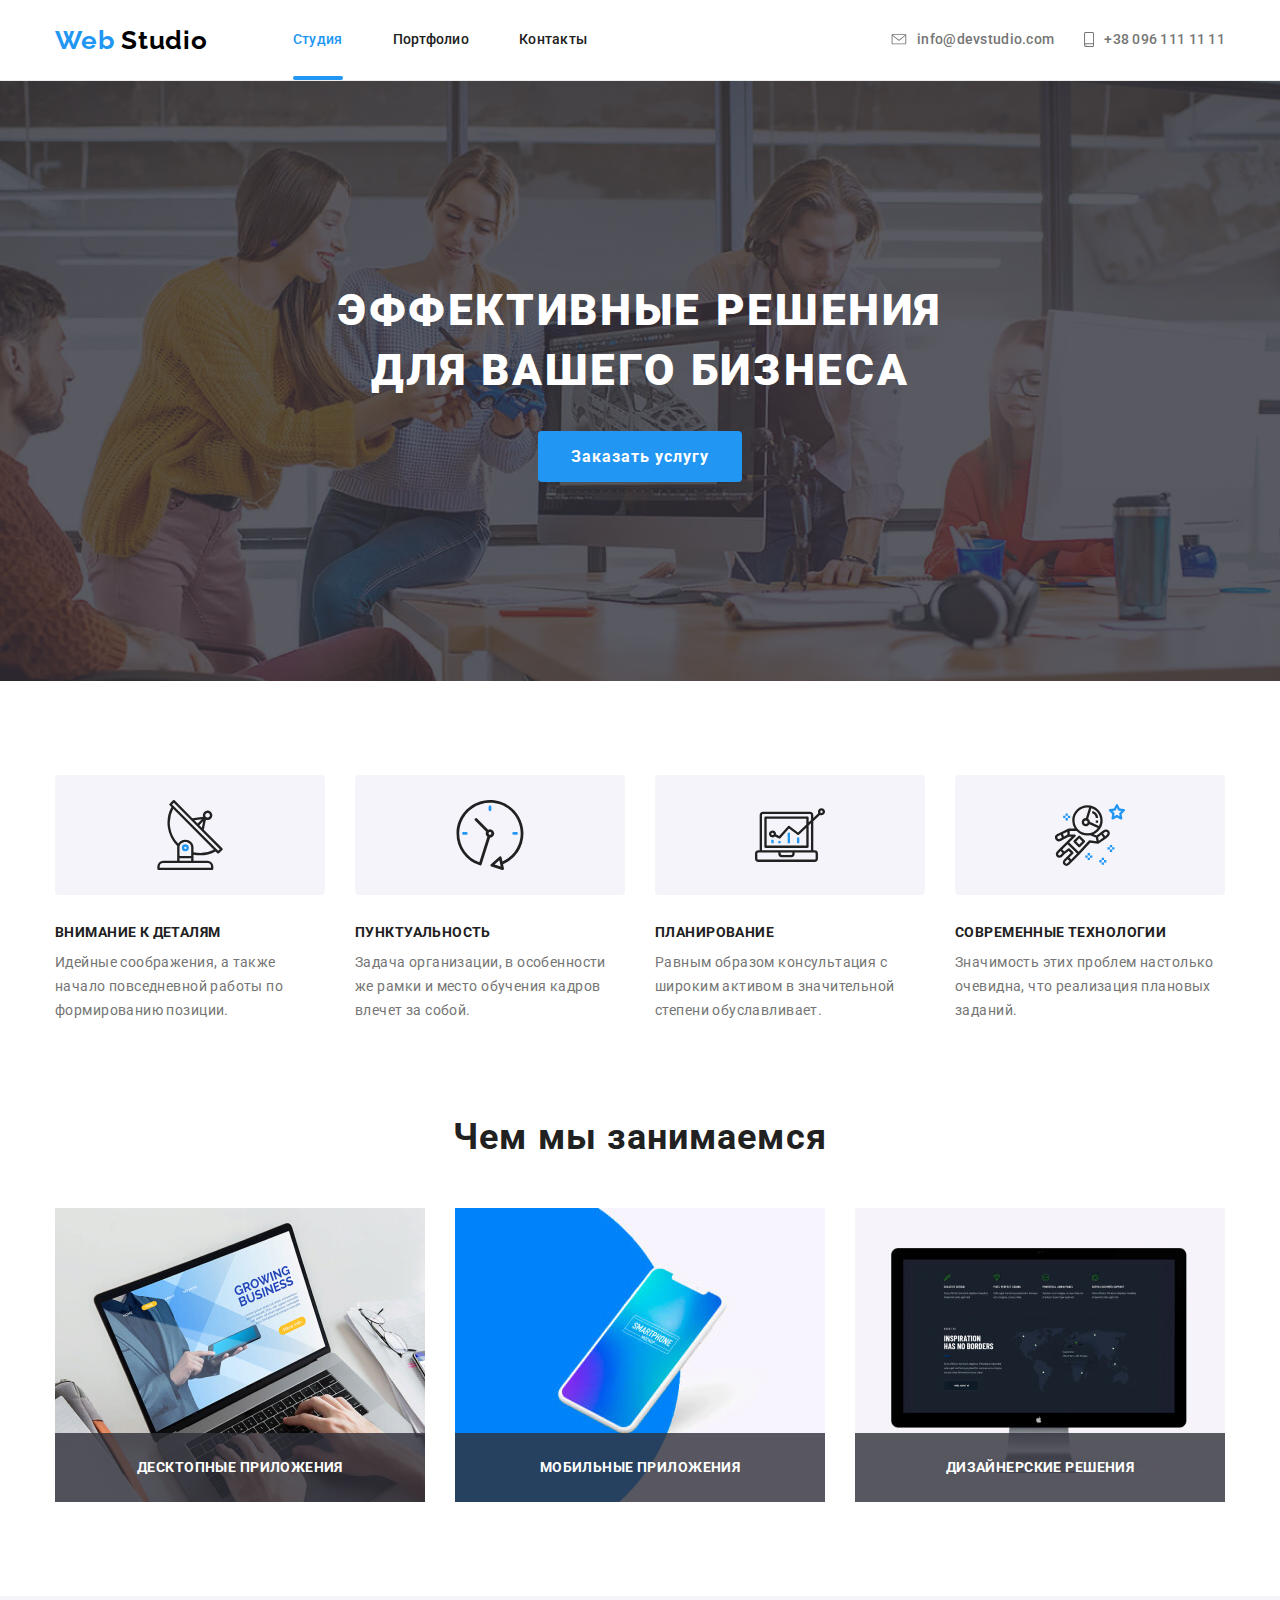
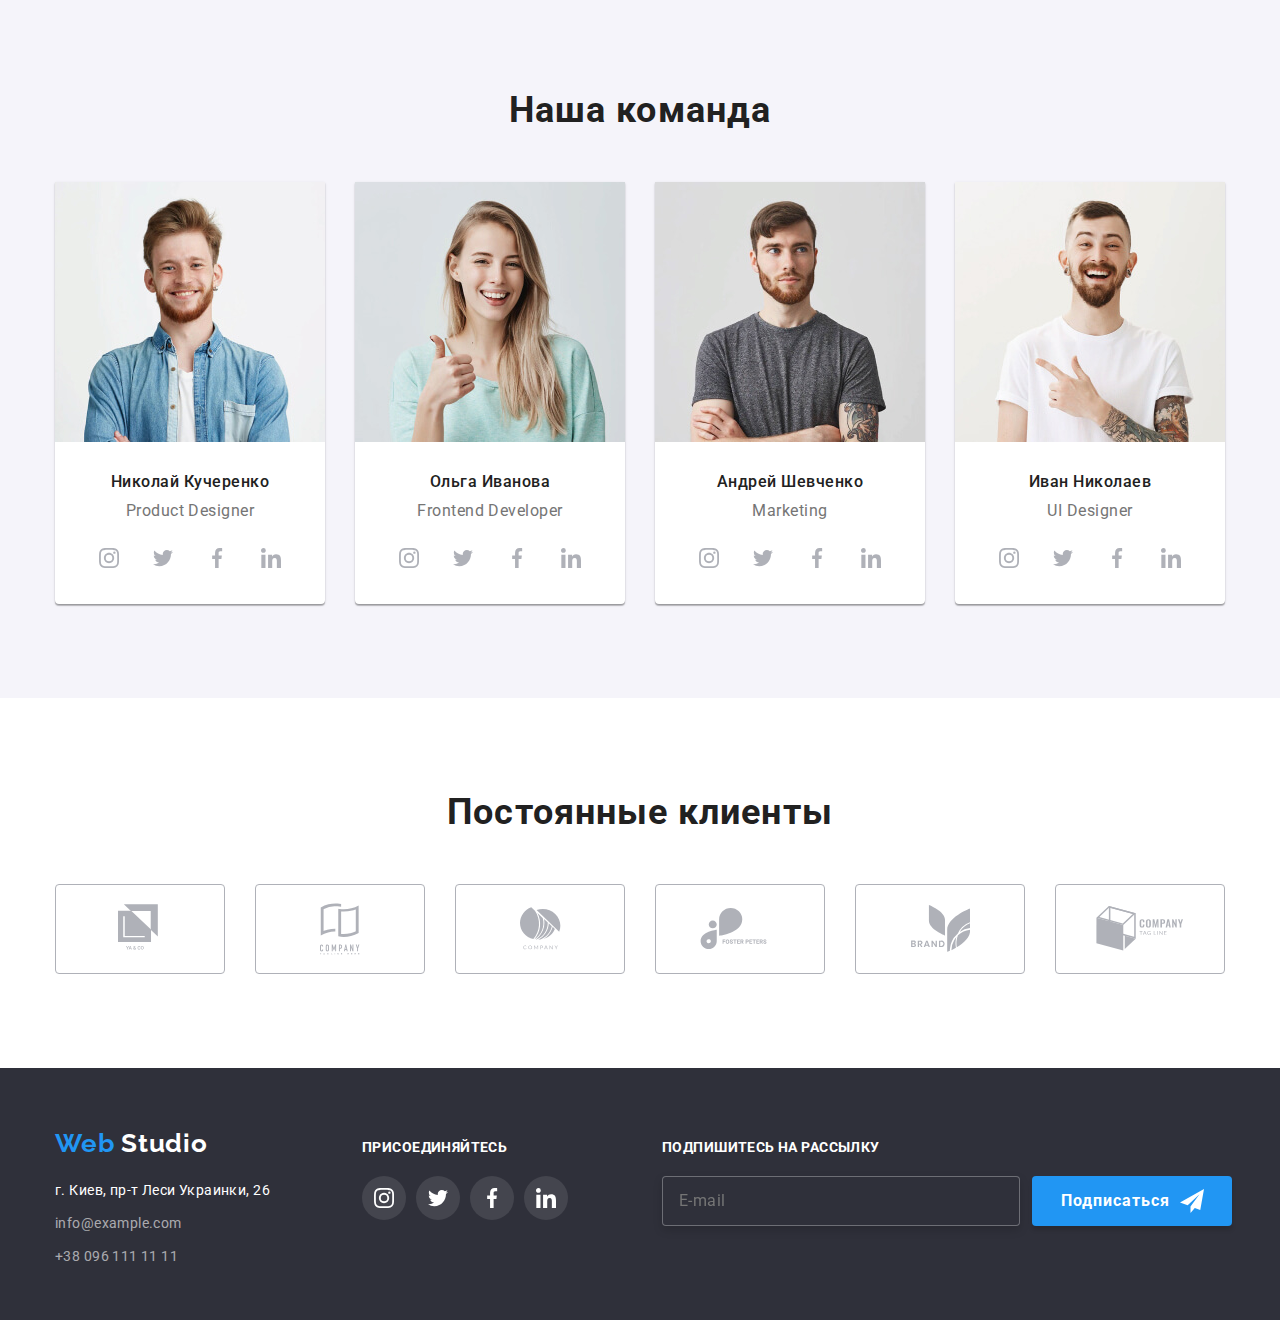
<file: index.html>
<!DOCTYPE html>
<html lang="ru">
  <head>
    <meta charset="UTF-8" />
    <meta name="viewport" content="width=device-width, initial-scale=1.0" />
    <title lang="en">Web Studio</title>
    <link
      href="https://fonts.googleapis.com/css2?family=Raleway:wght@700&family=Roboto:wght@400;500;700;900&display=swap"
      rel="stylesheet"
    />
    <link rel="stylesheet" href="./css/main.min.css" />
  </head>
  <body>
    <!-- ШАПКА САЙТА-->
    <header class="header">
      <div class="container">
        <nav class="navigation">
          <a class="logo link" href="./index.html" aria-label="Логотип">
            <span class="logo-web" lang="en">Web</span> Studio
          </a>
          <ul class="navigation-list list">
            <li class="navigation-list-item">
              <a class="navigation-list-link current link" href="./index.html"
                >Студия</a
              >
            </li>
            <li class="navigation-list-item">
              <a class="navigation-list-link link" href="./portfolio.html"
                >Портфолио</a
              >
            </li>
            <li class="navigation-list-item">
              <a class="navigation-list-link link" href="">Контакты</a>
            </li>
          </ul>
        </nav>
        <div class="header-address">
          <address class="address list">
            <ul class="address-list list">
              <li class="address-list-item">
                <a
                  class="address-list-item-link link"
                  href="mailto:info@devstudio.com"
                >
                  <svg class="icon-envelope-header" width="16" height="11">
                    <use href="./images/sprite.svg#icon-envelope"></use>
                  </svg>
                  info@devstudio.com
                </a>
              </li>
              <li class="address-list-item">
                <a class="address-list-item-link link" href="tel:+380961111111">
                  <svg class="icon-vector-header" width="10" height="15">
                    <use href="./images/sprite.svg#icon-smartphone"></use>
                  </svg>
                  +38 096 111 11 11
                </a>
              </li>
            </ul>
          </address>
        </div>
      </div>
    </header>
    <main>
      <!--HERO секция-->
      <section class="hero">
        <h1 class="hero-title">Эффективные решения <br />для вашего бизнеса</h1>
        <button class="hero-button" type="button" data-modal-open>
          Заказать услугу
        </button>
      </section>

      <!--О НАС-->
      <section class="section">
        <div class="container">
          <h2 hidden>О НАС</h2>
          <ul class="us-list list">
            <li class="us-list-item">
              <div class="us-list-icon">
                <svg class="us-list-icon-svg">
                  <use href="./images/sprite.svg#icon-antenna"></use>
                </svg>
              </div>
              <h3 class="description">Внимание к деталям</h3>
              <p class="text">
                Идейные соображения, а также начало повседневной работы по
                формированию позиции.
              </p>
            </li>
            <li class="us-list-item">
              <div class="us-list-icon">
                <svg class="us-list-icon-svg">
                  <use href="./images/sprite.svg#icon-clock"></use>
                </svg>
              </div>
              <h3 class="description">Пунктуальность</h3>
              <p class="text">
                Задача организации, в особенности же рамки и место обучения
                кадров влечет за собой.
              </p>
            </li>
            <li class="us-list-item">
              <div class="us-list-icon">
                <svg class="us-list-icon-svg">
                  <use href="./images/sprite.svg#icon-diagram"></use>
                </svg>
              </div>
              <h3 class="description">Планирование</h3>
              <p class="text">
                Равным образом консультация с широким активом в значительной
                степени обуславливает.
              </p>
            </li>
            <li class="us-list-item">
              <div class="us-list-icon">
                <svg class="us-list-icon-svg">
                  <use href="./images/sprite.svg#icon-astronaut"></use>
                </svg>
              </div>
              <h3 class="description">Современные технологии</h3>
              <p class="text">
                Значимость этих проблем настолько очевидна, что реализация
                плановых заданий.
              </p>
            </li>
          </ul>
        </div>
      </section>

      <!--ЧЕМ МЫ ЗАНИМАЕМСЯ-->
      <section class="what">
        <div class="container">
          <h2 class="section-title">Чем мы занимаемся</h2>
          <ul class="we-do list">
            <li class="we-title">
              <img
                src="./images/img.jpg"
                alt="ноутбук"
                width="370"
                height="294"
              />
              <p class="text-title">Десктопные приложения</p>
            </li>
            <li class="we-title">
              <img
                src="./images/img-1.jpg"
                alt="мобильный телефон"
                width="370"
                height="294"
              />
              <p class="text-title">Мобильные приложения</p>
            </li>
            <li class="we-title">
              <img
                src="./images/img-2.jpg"
                alt="экран ноутбука"
                width="370"
                height="294"
              />
              <p class="text-title">Дизайнерские решения</p>
            </li>
          </ul>
        </div>
      </section>

      <!--НАША КОМАНДА-->
      <section class="comand section">
        <div class="container">
          <h2 class="section-title">Наша команда</h2>
          <ul class="comand-list list">
            <li class="comand-list-item">
              <img
                class="comand-list-item-img"
                src="./images/team1.jpg"
                alt="парень"
                width="270"
                height="260"
              />
              <h3 class="team-title">Николай Кучеренко</h3>
              <p class="team-text">Product Designer</p>
              <ul class="social list">
                <li class="social-list-item">
                  <a
                    class="social-list-item-link"
                    href=""
                    aria-label="иконка инстаграма"
                  >
                    <svg class="icon-social-list-item">
                      <use href="./images/sprite.svg#icon-instagram"></use>
                    </svg>
                  </a>
                </li>
                <li class="social-list-item">
                  <a
                    class="social-list-item-link"
                    href=""
                    aria-label="иконка твиттера"
                  >
                    <svg class="icon-social-list-item">
                      <use href="./images/sprite.svg#icon-twitter"></use>
                    </svg>
                  </a>
                </li>
                <li class="social-list-item">
                  <a
                    class="social-list-item-link"
                    href=""
                    aria-label="иконка фейсбука"
                  >
                    <svg class="icon-social-list-item">
                      <use href="./images/sprite.svg#icon-facebook"></use>
                    </svg>
                  </a>
                </li>
                <li class="social-list-item">
                  <a
                    class="social-list-item-link"
                    href=""
                    aria-label="иконка линкедина"
                  >
                    <svg class="icon-social-list-item">
                      <use href="./images/sprite.svg#icon-linkedin"></use>
                    </svg>
                  </a>
                </li>
              </ul>
            </li>
            <li class="comand-list-item">
              <img
                class="comand-list-item-img"
                src="./images/team2.jpg"
                alt="девушка"
                width="270"
                height="260"
              />
              <h3 class="team-title">Ольга Иванова</h3>
              <p class="team-text" lang="en">Frontend Developer</p>
              <ul class="social list">
                <li class="social-list-item">
                  <a
                    class="social-list-item-link"
                    href=""
                    aria-label="иконка инстаграма"
                  >
                    <svg class="icon-social-list-item">
                      <use href="./images/sprite.svg#icon-instagram"></use>
                    </svg>
                  </a>
                </li>
                <li class="social-list-item">
                  <a
                    class="social-list-item-link"
                    href=""
                    aria-label="иконка твиттера"
                  >
                    <svg class="icon-social-list-item">
                      <use href="./images/sprite.svg#icon-twitter"></use>
                    </svg>
                  </a>
                </li>
                <li class="social-list-item">
                  <a
                    class="social-list-item-link"
                    href=""
                    aria-label="иконка фейсбука"
                  >
                    <svg class="icon-social-list-item">
                      <use href="./images/sprite.svg#icon-facebook"></use>
                    </svg>
                  </a>
                </li>
                <li class="social-list-item">
                  <a
                    class="social-list-item-link"
                    href=""
                    aria-label="иконка линкедина"
                  >
                    <svg class="icon-social-list-item">
                      <use href="./images/sprite.svg#icon-linkedin"></use>
                    </svg>
                  </a>
                </li>
              </ul>
            </li>
            <li class="comand-list-item">
              <img
                class="comand-list-item-img"
                src="./images/team3.jpg"
                alt="парень"
                width="270"
                height="260"
              />
              <h3 class="team-title">Андрей Шевченко</h3>
              <p class="team-text" lang="en">Marketing</p>
              <ul class="social list">
                <li class="social-list-item">
                  <a
                    class="social-list-item-link"
                    href=""
                    aria-label="иконка инстаграма"
                  >
                    <svg class="icon-social-list-item">
                      <use href="./images/sprite.svg#icon-instagram"></use>
                    </svg>
                  </a>
                </li>
                <li class="social-list-item">
                  <a
                    class="social-list-item-link"
                    href=""
                    aria-label="иконка твиттера"
                  >
                    <svg class="icon-social-list-item">
                      <use href="./images/sprite.svg#icon-twitter"></use>
                    </svg>
                  </a>
                </li>
                <li class="social-list-item">
                  <a
                    class="social-list-item-link"
                    href=""
                    aria-label="иконка фейсбука"
                  >
                    <svg class="icon-social-list-item">
                      <use href="./images/sprite.svg#icon-facebook"></use>
                    </svg>
                  </a>
                </li>
                <li class="social-list-item">
                  <a
                    class="social-list-item-link"
                    href=""
                    aria-label="иконка линкедина"
                  >
                    <svg class="icon-social-list-item">
                      <use href="./images/sprite.svg#icon-linkedin"></use>
                    </svg>
                  </a>
                </li>
              </ul>
            </li>
            <li class="comand-list-item">
              <img
                class="comand-list-item-img"
                src="./images/team4.jpg"
                alt="парень"
                width="270"
                height="260"
              />
              <h3 class="team-title">Иван Николаев</h3>
              <p class="team-text" lang="en">UI Designer</p>
              <ul class="social list">
                <li class="social-list-item">
                  <a
                    class="social-list-item-link"
                    href=""
                    aria-label="иконка инстаграма"
                  >
                    <svg class="icon-social-list-item">
                      <use href="./images/sprite.svg#icon-instagram"></use>
                    </svg>
                  </a>
                </li>
                <li class="social-list-item">
                  <a
                    class="social-list-item-link"
                    href=""
                    aria-label="иконка твиттера"
                  >
                    <svg class="icon-social-list-item">
                      <use href="./images/sprite.svg#icon-twitter"></use>
                    </svg>
                  </a>
                </li>
                <li class="social-list-item">
                  <a
                    class="social-list-item-link"
                    href=""
                    aria-label="иконка фейсбука"
                  >
                    <svg class="icon-social-list-item">
                      <use href="./images/sprite.svg#icon-facebook"></use>
                    </svg>
                  </a>
                </li>
                <li class="social-list-item">
                  <a
                    class="social-list-item-link"
                    href=""
                    aria-label="иконка линкедина"
                  >
                    <svg class="icon-social-list-item">
                      <use href="./images/sprite.svg#icon-linkedin"></use>
                    </svg>
                  </a>
                </li>
              </ul>
            </li>
          </ul>
        </div>
      </section>

      <!--Постоянные клиенты-->
      <section class="clients section">
        <div class="container">
          <h2 class="client section-title">Постоянные клиенты</h2>
          <ul class="client-list list">
            <li class="client-list-item">
              <a class="client-link" href="">
                <svg class="client-link-svg" width="44" height="49">
                  <use href="./images/sprite.svg#icon-client1"></use>
                </svg>
              </a>
            </li>
            <li class="client-list-item">
              <a class="client-link" href="">
                <svg class="client-link-svg" width="40" height="52">
                  <use href="./images/sprite.svg#icon-client2"></use>
                </svg>
              </a>
            </li>
            <li class="client-list-item">
              <a class="client-link" href="">
                <svg class="client-link-svg" width="41" height="43">
                  <use href="./images/sprite.svg#icon-client3"></use>
                </svg>
              </a>
            </li>
            <li class="client-list-item">
              <a class="client-link" href="">
                <svg class="client-link-svg" width="80" height="42">
                  <use href="./images/sprite.svg#icon-client4"></use>
                </svg>
              </a>
            </li>
            <li class="client-list-item">
              <a class="client-link" href="">
                <svg class="client-link-svg" width="59" height="47">
                  <use href="./images/sprite.svg#icon-client5"></use>
                </svg>
              </a>
            </li>
            <li class="client-list-item">
              <a class="client-link" href="">
                <svg class="client-link-svg" width="88" height="45">
                  <use href="./images/sprite.svg#icon-client6"></use>
                </svg>
              </a>
            </li>
          </ul>
        </div>
      </section>
    </main>

    <!--Футер-->
    <footer class="footer">
      <div class="footer-content container">
        <div class="footer-contenta">
          <div class="footer-content-logo">
            <a class="logo link" href="./index.html" aria-label="Логотип">
              <span class="logo-web" lang="en"> Web</span> Studio
            </a>
            <address class="address">
              <ul class="address-list list">
                <li class="address-list-item">
                  <a
                    class="footer-list-link link"
                    href="https://goo.gl/maps/S5MpqA1Hz2Mmm9eA8"
                    target="_blank"
                    >г. Киев, пр-т Леси Украинки, 26</a
                  >
                </li>
                <li class="address-list-item">
                  <a
                    class="footer-list-linkm link"
                    href="mailto:info@example.com"
                    >info@example.com</a
                  >
                </li>
                <li class="address-list-item">
                  <a class="footer-list-linkm link" href="tel:+380961111111"
                    >+38 096 111 11 11</a
                  >
                </li>
              </ul>
            </address>
          </div>
        </div>
        <div class="footer-text-social">
          <p class="footer-text">присоединяйтесь</p>
          <ul class="footer-social list">
            <li class="footer-social-list">
              <a
                class="icon-social-list-link"
                href=""
                aria-label="иконка инстаграма"
              >
                <svg class="icon-social-list-footer">
                  <use href="./images/sprite.svg#icon-instagram"></use>
                </svg>
              </a>
            </li>
            <li class="footer-social-list">
              <a
                class="icon-social-list-link"
                href=""
                aria-label="иконка твиттера"
              >
                <svg class="icon-social-list-footer">
                  <use href="./images/sprite.svg#icon-twitter"></use>
                </svg>
              </a>
            </li>
            <li class="footer-social-list">
              <a
                class="icon-social-list-link"
                href=""
                aria-label="иконка фейсбука"
              >
                <svg class="icon-social-list-footer">
                  <use href="./images/sprite.svg#icon-facebook"></use>
                </svg>
              </a>
            </li>
            <li class="footer-social-list">
              <a
                class="icon-social-list-link"
                href=""
                aria-label="иконка линкедина"
              >
                <svg class="icon-social-list-footer">
                  <use href="./images/sprite.svg#icon-linkedin"></use>
                </svg>
              </a>
            </li>
          </ul>
        </div>
        <div class="podpiska">
          <form class="podpiska-form">
            <p class="footer-podpiska footer-text">Подпишитесь на рассылку</p>
            <div class="footer-podpiska-form">
              <input
                type="email"
                class="input-email"
                name="subscription-mail"
                placeholder="E-mail"
              />
              <button class="subscribe-button" type="submit">
                Подписаться
                <svg class="icon-subscribe-button-footer">
                  <use href="./images/sprite.svg#icon-telegram"></use>
                </svg>
              </button>
            </div>
          </form>
        </div>
      </div>
    </footer>

    <!--Модальное окно-->
    <div class="backdrop is-hidden" data-modal>
      <form class="modal-form">
        <button class="modal-close" type="button" data-modal-close>
          <svg class="icon-but-close" width="18px" height="18px">
            <use href="./images/sprite.svg#icon-close"></use>
          </svg>
        </button>
        <h2 class="modal-form-title">
          Оставьте свои данные, мы вам перезвоним
        </h2>
        <div class="modal-form-input-wrapper">
          <input
            type="text"
            name="user-name"
            id="user-modal-name"
            class="modal-form-input"
            placeholder=" "
            required
          />
          <label class="modal-form-label" for="user-modal-name">Имя</label>
          <svg class="icon-form-modal" width="18px" height="18px">
            <use href="./images/sprite.svg#icon-vector"></use>
          </svg>
        </div>

        <div class="modal-form-input-wrapper">
          <input
            type="text"
            name="user-tell"
            id="user-modal-tell"
            class="modal-form-input"
            placeholder=" "
            required
          />
          <label class="modal-form-label" for="user-modal-tell">Телефон</label>
          <svg class="icon-form-modal" width="18px" height="18px">
            <use href="./images/sprite.svg#icon-tel"></use>
          </svg>
        </div>

        <div class="modal-form-input-wrapper">
          <input
            type="text"
            name="user-mail"
            id="user-modal-mail"
            class="modal-form-input"
            placeholder=" "
            required
          />
          <label class="modal-form-label" for="user-modal-mail">Почта</label>
          <svg class="icon-form-modal" width="18px" height="18px">
            <use href="./images/sprite.svg#icon-mail"></use>
          </svg>
        </div>

        <div class="modal-form-input-wrapper">
          <textarea
            name="user-message"
            id="user-modal-message"
            class="modal-form-textarea"
            placeholder=" "
          ></textarea>
          <label class="modal-form-label-textarea" for="user-modal-message"
            >Комментарий</label
          >
        </div>
        <label class="modal-form-option-label">
          <input
            type="checkbox"
            name="policy"
            value="accept-policy"
            class="modal-form-checbox"
          />
          <span class="modal-form-custom-checkbox"></span>
          <span class="modal-form-option-span"
            >Соглашаюсь с рассылкой и принимаю
            <a href="">Условия договора</a></span
          >
        </label>
        <button type="submit" class="form-button" data-modal-close>
          Отправить
        </button>
      </form>
    </div>
    <script src="./js/modal.js"></script>
  </body>
</html>
</file>
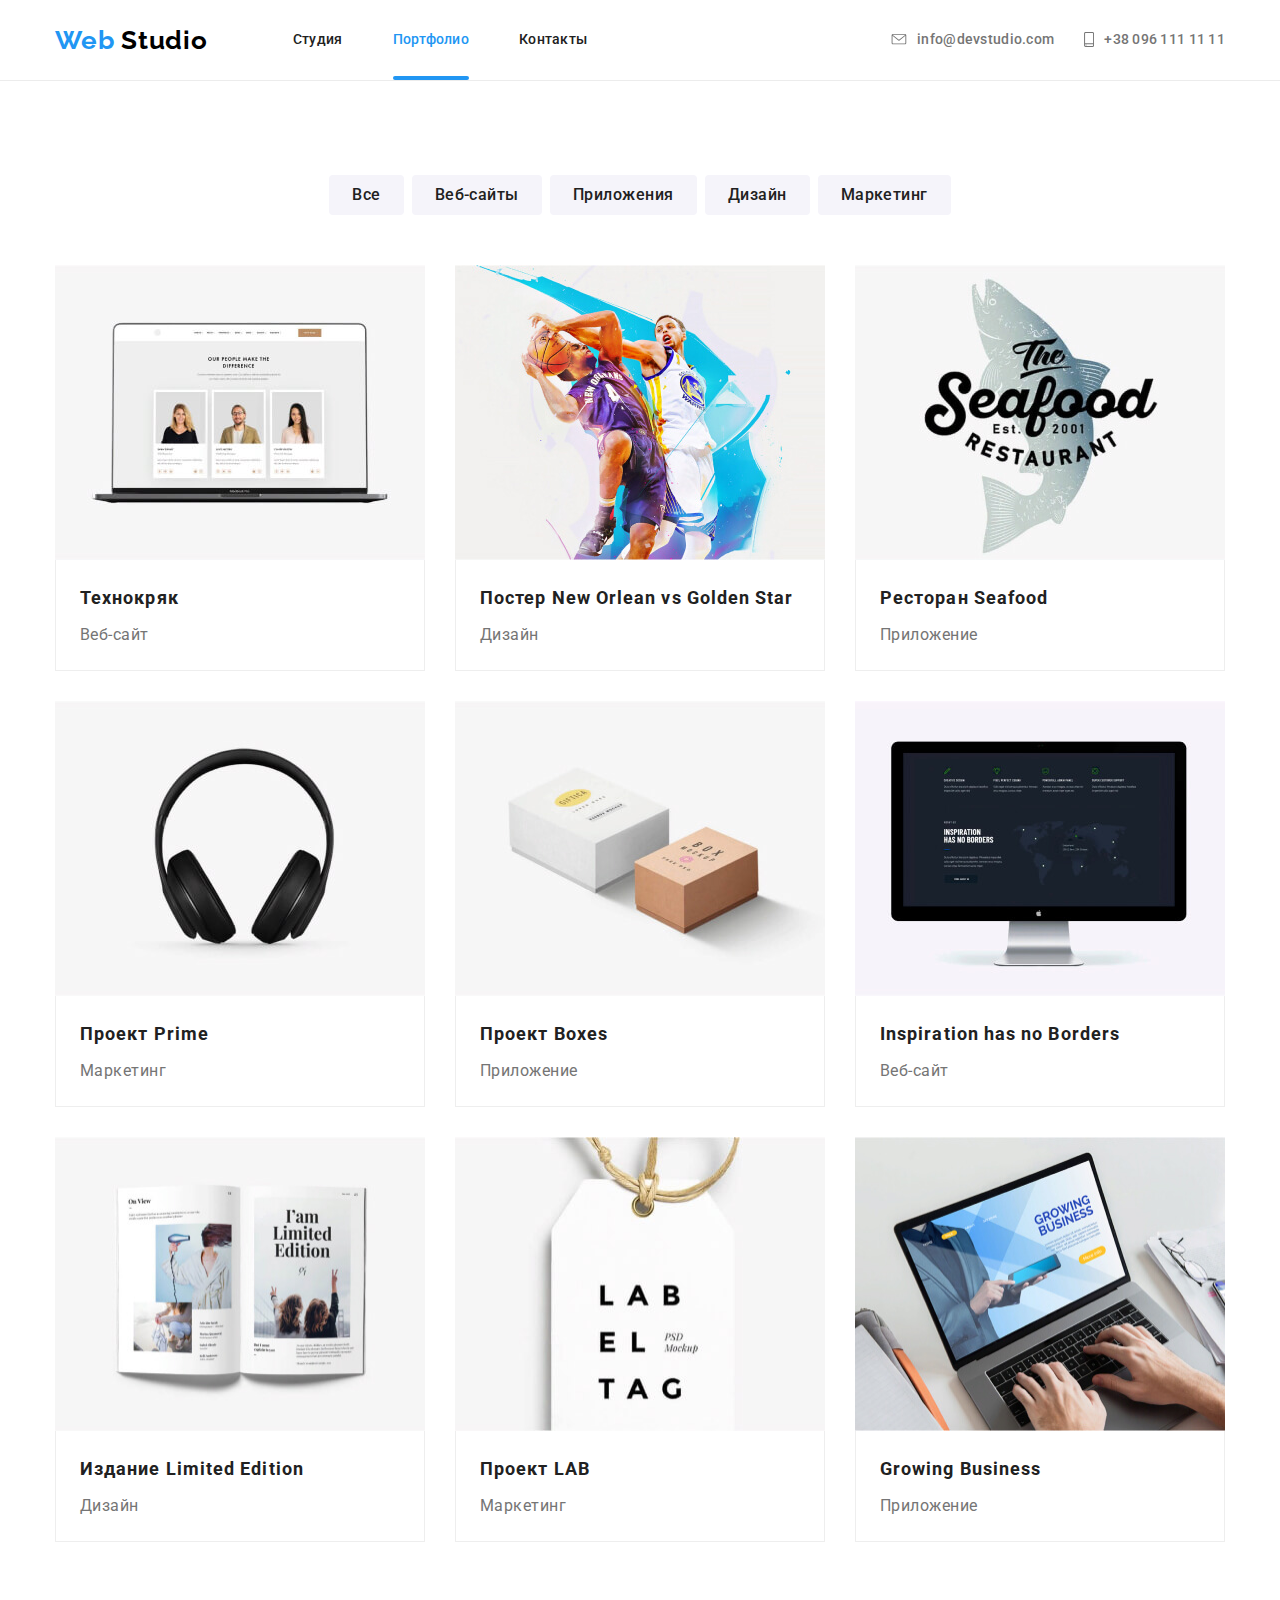
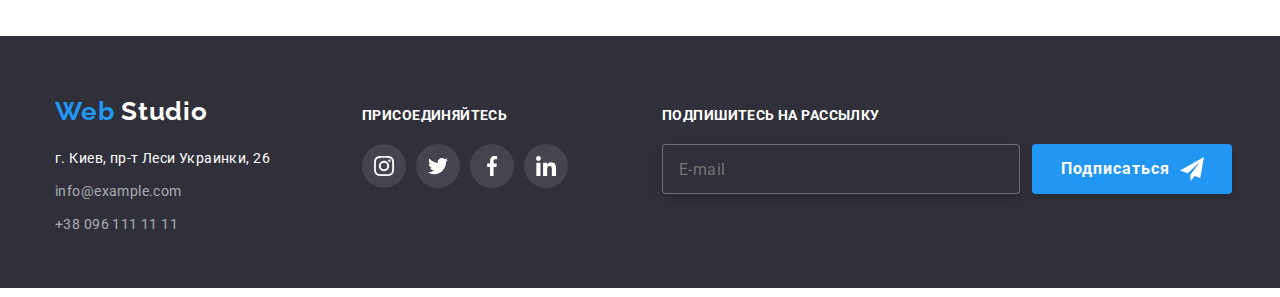
<file: portfolio.html>
<!DOCTYPE html>
<html lang="ru">
  <head>
    <meta charset="UTF-8" />
    <meta name="viewport" content="width=device-width, initial-scale=1.0" />
    <title lang="en">Web Studio</title>
    <link
      href="https://fonts.googleapis.com/css2?family=Raleway:wght@700&family=Roboto:wght@400;500;700&display=swap"
      rel="stylesheet"
    />
    <link rel="stylesheet" href="./css/main.min.css" />
  </head>
  <body>
    <!-- ШАПКА САЙТА-->
    <header class="header">
      <div class="container">
        <nav class="navigation">
          <a class="logo link" href="./index.html" aria-label="Логотип">
            <span class="logo-web" lang="en">Web</span> Studio
          </a>
          <ul class="navigation-list list">
            <li class="navigation-list-item">
              <a class="navigation-list-link link" href="./index.html"
                >Студия</a
              >
            </li>
            <li class="navigation-list-item">
              <a
                class="navigation-list-link current link"
                href="./portfolio.html"
                >Портфолио</a
              >
            </li>
            <li class="navigation-list-item">
              <a class="navigation-list-link link" href="">Контакты</a>
            </li>
          </ul>
        </nav>
        <div class="header-address">
          <address class="address list">
            <ul class="address-list list">
              <li class="address-list-item">
                <a
                  class="address-list-item-link link"
                  href="mailto:info@devstudio.com"
                >
                  <svg class="icon-envelope-header" width="16" height="11">
                    <use href="./images/sprite.svg#icon-envelope"></use>
                  </svg>
                  info@devstudio.com
                </a>
              </li>
              <li class="address-list-item">
                <a class="address-list-item-link link" href="tel:+380961111111">
                  <svg class="icon-vector-header" width="10" height="15">
                    <use href="./images/sprite.svg#icon-smartphone"></use>
                  </svg>
                  +38 096 111 11 11
                </a>
              </li>
            </ul>
          </address>
        </div>
      </div>
    </header>

    <main>
      <!--Портфолио-Примеры работ-->
      <section>
        <div class="galery container">
          <h1 hidden>Примеры работ фильтр</h1>
          <ul class="button-list list">
            <li class="button-list-item">
              <button class="button-filtr" type="button">Все</button>
            </li>
            <li class="button-list-item">
              <button class="button-filtr" type="button">Веб-сайты</button>
            </li>
            <li class="button-list-item">
              <button class="button-filtr" type="button">Приложения</button>
            </li>
            <li class="button-list-item">
              <button class="button-filtr" type="button">Дизайн</button>
            </li>
            <li class="button-list-item">
              <button class="button-filtr" type="button">Маркетинг</button>
            </li>
          </ul>

          <ul class="portfolio-galery list">
            <li class="portfolio-galery-list">
              <a class="galery-link link" href="">
                <div class="portfolio-galery-img">
                  <img
                    class="galery-img"
                    src="./images/port1.jpg"
                    alt="три человека на карточках"
                    width="370"
                    height="294"
                  />
                  <p class="overlay-portfolio-text">
                    Технокряк это современная площадка распространения
                    коронавируса. Компании используют эту платформу для
                    цифрового шпионажа и атак на защищённые сервера конкурентов.
                  </p>
                </div>
                <div class="portfolio-title-text">
                  <h2 class="portfolio-title">Технокряк</h2>
                  <p class="portfolio-description">Веб-сайт</p>
                </div>
              </a>
            </li>
            <li class="portfolio-galery-list">
              <a class="galery-link link" href="">
                <div class="portfolio-galery-img">
                  <img
                    class="galery-img"
                    src="./images/port2.jpg"
                    alt="два баскетболиста"
                    width="370"
                    height="294"
                  />
                  <p class="overlay-portfolio-text">
                    Технокряк это современная площадка распространения
                    коронавируса. Компании используют эту платформу для
                    цифрового шпионажа и атак на защищённые сервера конкурентов.
                  </p>
                </div>
                <div class="portfolio-title-text">
                  <h2 class="portfolio-title">
                    Постер <span lang="en">New Orlean vs Golden Star</span>
                  </h2>
                  <p class="portfolio-description">Дизайн</p>
                </div>
              </a>
            </li>
            <li class="portfolio-galery-list">
              <a class="galery-link link" href="">
                <div class="portfolio-galery-img">
                  <img
                    class="galery-img"
                    src="./images/port3.jpg"
                    alt="рыба"
                    width="370"
                    height="294"
                  />
                  <p class="overlay-portfolio-text">
                    Технокряк это современная площадка распространения
                    коронавируса. Компании используют эту платформу для
                    цифрового шпионажа и атак на защищённые сервера конкурентов.
                  </p>
                </div>
                <div class="portfolio-title-text">
                  <h2 class="portfolio-title">
                    Ресторан <span lang="en">Seafood</span>
                  </h2>
                  <p class="portfolio-description">Приложение</p>
                </div>
              </a>
            </li>
            <li class="portfolio-galery-list">
              <a class="galery-link link" href="">
                <div class="portfolio-galery-img">
                  <img
                    class="galery-img"
                    src="./images/port4.jpg"
                    alt="наушники"
                    width="370"
                    height="294"
                  />
                  <p class="overlay-portfolio-text">
                    Технокряк это современная площадка распространения
                    коронавируса. Компании используют эту платформу для
                    цифрового шпионажа и атак на защищённые сервера конкурентов.
                  </p>
                </div>
                <div class="portfolio-title-text">
                  <h2 class="portfolio-title">
                    Проект <span lang="en">Prime</span>
                  </h2>
                  <p class="portfolio-description">Маркетинг</p>
                </div>
              </a>
            </li>
            <li class="portfolio-galery-list">
              <a class="galery-link link" href="">
                <div class="portfolio-galery-img">
                  <img
                    class="galery-img"
                    src="./images/port5.jpg"
                    alt="две коробки"
                    width="370"
                    height="294"
                  />
                  <p class="overlay-portfolio-text">
                    Технокряк это современная площадка распространения
                    коронавируса. Компании используют эту платформу для
                    цифрового шпионажа и атак на защищённые сервера конкурентов.
                  </p>
                </div>
                <div class="portfolio-title-text">
                  <h2 class="portfolio-title">
                    Проект <span lang="en">Boxes</span>
                  </h2>
                  <p class="portfolio-description">Приложение</p>
                </div>
              </a>
            </li>
            <li class="portfolio-galery-list">
              <a class="galery-link link" href="">
                <div class="portfolio-galery-img">
                  <img
                    class="galery-img"
                    src="./images/port6.jpg"
                    alt="монитор"
                    width="370"
                    height="294"
                  />
                  <p class="overlay-portfolio-text">
                    Технокряк это современная площадка распространения
                    коронавируса. Компании используют эту платформу для
                    цифрового шпионажа и атак на защищённые сервера конкурентов.
                  </p>
                </div>
                <div class="portfolio-title-text">
                  <h2 class="portfolio-title">
                    <span lang="en">Inspiration has no Borders</span>
                  </h2>
                  <p class="portfolio-description">Веб-сайт</p>
                </div>
              </a>
            </li>
            <li class="portfolio-galery-list">
              <a class="galery-link link" href="">
                <div class="portfolio-galery-img">
                  <img
                    class="galery-img"
                    src="./images/port7.jpg"
                    alt="книжка"
                    width="370"
                    height="294"
                  />
                  <p class="overlay-portfolio-text">
                    Технокряк это современная площадка распространения
                    коронавируса. Компании используют эту платформу для
                    цифрового шпионажа и атак на защищённые сервера конкурентов.
                  </p>
                </div>
                <div class="portfolio-title-text">
                  <h2 class="portfolio-title">
                    <span lang="en">Издание Limited Edition</span>
                  </h2>
                  <p class="portfolio-description">Дизайн</p>
                </div>
              </a>
            </li>
            <li class="portfolio-galery-list">
              <a class="galery-link link" href="">
                <div class="portfolio-galery-img">
                  <img
                    class="galery-img"
                    src="./images/port8.jpg"
                    alt="брелок"
                    width="370"
                    height="294"
                  />
                  <p class="overlay-portfolio-text">
                    Технокряк это современная площадка распространения
                    коронавируса. Компании используют эту платформу для
                    цифрового шпионажа и атак на защищённые сервера конкурентов.
                  </p>
                </div>
                <div class="portfolio-title-text">
                  <h2 class="portfolio-title">
                    Проект <span lang="en">LAB</span>
                  </h2>
                  <p class="portfolio-description">Маркетинг</p>
                </div>
              </a>
            </li>
            <li class="portfolio-galery-list">
              <a class="galery-link link" href="">
                <div class="portfolio-galery-img">
                  <img
                    class="galery-img"
                    src="./images/port9.jpg"
                    alt="ноутбук"
                    width="370"
                    height="294"
                  />
                  <p class="overlay-portfolio-text">
                    Технокряк это современная площадка распространения
                    коронавируса. Компании используют эту платформу для
                    цифрового шпионажа и атак на защищённые сервера конкурентов.
                  </p>
                </div>
                <div class="portfolio-title-text">
                  <h2 class="portfolio-title">
                    <span lang="en">Growing Business</span>
                  </h2>
                  <p class="portfolio-description">Приложение</p>
                </div>
              </a>
            </li>
          </ul>
        </div>
      </section>
    </main>

    <!--Футер-->
    <footer class="footer">
      <div class="footer-content container">
        <div class="footer-contenta">
          <div class="footer-content-logo">
            <a class="logo link" href="./index.html" aria-label="Логотип">
              <span class="logo-web" lang="en"> Web</span> Studio
            </a>
            <address class="address">
              <ul class="address-list list">
                <li class="address-list-item">
                  <a
                    class="footer-list-link link"
                    href="https://goo.gl/maps/S5MpqA1Hz2Mmm9eA8"
                    target="_blank"
                    >г. Киев, пр-т Леси Украинки, 26</a
                  >
                </li>
                <li class="address-list-item">
                  <a
                    class="footer-list-linkm link"
                    href="mailto:info@example.com"
                    >info@example.com</a
                  >
                </li>
                <li class="address-list-item">
                  <a class="footer-list-linkm link" href="tel:+380961111111"
                    >+38 096 111 11 11</a
                  >
                </li>
              </ul>
            </address>
          </div>
        </div>
        <div class="footer-text-social">
          <p class="footer-text">присоединяйтесь</p>
          <ul class="footer-social list">
            <li class="footer-social-list">
              <a
                class="icon-social-list-link"
                href=""
                aria-label="иконка инстаграма"
              >
                <svg class="icon-social-list-footer">
                  <use href="./images/sprite.svg#icon-instagram"></use>
                </svg>
              </a>
            </li>
            <li class="footer-social-list">
              <a
                class="icon-social-list-link"
                href=""
                aria-label="иконка твиттера"
              >
                <svg class="icon-social-list-footer">
                  <use href="./images/sprite.svg#icon-twitter"></use>
                </svg>
              </a>
            </li>
            <li class="footer-social-list">
              <a
                class="icon-social-list-link"
                href=""
                aria-label="иконка фейсбука"
              >
                <svg class="icon-social-list-footer">
                  <use href="./images/sprite.svg#icon-facebook"></use>
                </svg>
              </a>
            </li>
            <li class="footer-social-list">
              <a
                class="icon-social-list-link"
                href=""
                aria-label="иконка линкедина"
              >
                <svg class="icon-social-list-footer">
                  <use href="./images/sprite.svg#icon-linkedin"></use>
                </svg>
              </a>
            </li>
          </ul>
        </div>
        <div class="podpiska">
          <form action="/" class="podpiska-form">
            <p class="footer-podpiska footer-text">Подпишитесь на рассылку</p>
            <div class="footer-podpiska-form">
              <input
                type="email"
                class="input-email"
                name="subscription-mail"
                placeholder="E-mail"
              />
              <button class="subscribe-button" type="submit">
                Подписаться
                <svg class="icon-subscribe-button-footer">
                  <use href="./images/sprite.svg#icon-telegram"></use>
                </svg>
              </button>
            </div>
          </form>
        </div>
      </div>
    </footer>
  </body>
</html>
</file>
<file: css/main.min.css>
/*! normalize.css v8.0.1 | MIT License | github.com/necolas/normalize.css */
html {
  line-height: 1.15;
  -webkit-text-size-adjust: 100%;
}
body {
  margin: 0;
}
main {
  display: block;
}
h1 {
  font-size: 2em;
  margin: 0.67em 0;
}
hr {
  box-sizing: content-box;
  height: 0;
  overflow: visible;
}
pre {
  font-family: monospace, monospace;
  font-size: 1em;
}
a {
  background-color: transparent;
}
abbr[title] {
  border-bottom: none;
  text-decoration: underline;
  text-decoration: underline dotted;
}
b,
strong {
  font-weight: bolder;
}
code,
kbd,
samp {
  font-family: monospace, monospace;
  font-size: 1em;
}
small {
  font-size: 80%;
}
sub,
sup {
  font-size: 75%;
  line-height: 0;
  position: relative;
  vertical-align: baseline;
}
sub {
  bottom: -0.25em;
}
sup {
  top: -0.5em;
}
img {
  border-style: none;
}
button,
input,
optgroup,
select,
textarea {
  font-family: inherit;
  font-size: 100%;
  line-height: 1.15;
  margin: 0;
}
button,
input {
  overflow: visible;
}
button,
select {
  text-transform: none;
}
button,
[type="button"],
[type="reset"],
[type="submit"] {
  -webkit-appearance: button;
}
button::-moz-focus-inner,
[type="button"]::-moz-focus-inner,
[type="reset"]::-moz-focus-inner,
[type="submit"]::-moz-focus-inner {
  border-style: none;
  padding: 0;
}
button:-moz-focusring,
[type="button"]:-moz-focusring,
[type="reset"]:-moz-focusring,
[type="submit"]:-moz-focusring {
  outline: 1px dotted ButtonText;
}
fieldset {
  padding: 0.35em 0.75em 0.625em;
}
legend {
  box-sizing: border-box;
  color: inherit;
  display: table;
  max-width: 100%;
  padding: 0;
  white-space: normal;
}
progress {
  vertical-align: baseline;
}
textarea {
  overflow: auto;
}
[type="checkbox"],
[type="radio"] {
  box-sizing: border-box;
  padding: 0;
}
[type="number"]::-webkit-inner-spin-button,
[type="number"]::-webkit-outer-spin-button {
  height: auto;
}
[type="search"] {
  -webkit-appearance: textfield;
  outline-offset: -2px;
}
[type="search"]::-webkit-search-decoration {
  -webkit-appearance: none;
}
::-webkit-file-upload-button {
  -webkit-appearance: button;
  font: inherit;
}
details {
  display: block;
}
summary {
  display: list-item;
}
template {
  display: none;
}
[hidden] {
  display: none;
}
.logo,
.logo-web {
  font-family: "Raleway", sans-serif;
  font-style: normal;
  font-weight: 700;
  font-size: 26px;
  line-height: 1.19;
  letter-spacing: 0.03em;
}
.header .address-list-item,
.navigation-list-link {
  font-weight: 500;
  font-style: normal;
  font-size: 14px;
  line-height: 1.14;
  letter-spacing: 0.02em;
}
html {
  box-sizing: border-box;
}
*,
*::before,
*::after {
  box-sizing: inherit;
  margin: 0;
  padding: 0;
}
body {
  background-color: #fff;
  font-family: "Roboto", sans-serif;
  font-size: 14px;
  color: #212121;
}
h1 {
  margin: 0;
}
img {
  display: block;
}
.link {
  text-decoration: none;
  display: block;
}
.list {
  list-style: none;
}
.container {
  width: 1200px;
  padding-left: 15px;
  padding-right: 15px;
  margin-left: auto;
  margin-right: auto;
}
.section {
  padding-top: 94px;
  padding-bottom: 94px;
}
.section-title {
  font-weight: 700;
  font-size: 36px;
  line-height: 1.16;
  text-align: center;
  letter-spacing: 0.03em;
  color: #212121;
  margin-bottom: 50px;
}
.backdrop {
  position: fixed;
  top: 0;
  left: 0;
  width: 100%;
  height: 100%;
  background-color: rgba(0, 0, 0, 0.2);
}
.backdrop.is-hidden {
  opacity: 0;
  pointer-events: none;
}
.modal-form {
  position: absolute;
  top: 50%;
  left: 50%;
  transform: translate(-50%, -50%);
  height: 581px;
  width: 528px;
  padding: 40px;
  background-color: #fff;
  box-shadow: 0px 1px 3px rgba(0, 0, 0, 0.12), 0px 1px 1px rgba(0, 0, 0, 0.14),
    0px 2px 1px rgba(0, 0, 0, 0.2);
  border-radius: 4px;
  transition: transform 250ms cubic-bezier(0.4, 0, 0.2, 1);
}
.modal-form-title {
  margin-bottom: 30px;
  font-size: 20px;
  line-height: 1.15;
  text-align: center;
  letter-spacing: 0.03em;
}
.modal-form-input-wrapper {
  position: relative;
}
.modal-form-input {
  width: 448px;
  height: 40px;
  padding-left: 42px;
  border: 1px solid rgba(33, 33, 33, 0.2);
  border-radius: 4px;
  cursor: pointer;
  margin-bottom: 28px;
  outline: transparent;
  transition: border 250ms cubic-bezier(0.4, 0, 0.2, 1);
}
.modal-form-label {
  position: absolute;
  top: 12px;
  left: 42px;
  color: #757575;
  transition: transform 250ms cubic-bezier(0.4, 0, 0.2, 1),
    color 250ms cubic-bezier(0.4, 0, 0.2, 1),
    font-size 250ms cubic-bezier(0.4, 0, 0.2, 1),
    line-height 250ms cubic-bezier(0.4, 0, 0.2, 1);
}
.modal-form-input:focus + .modal-form-label,
.modal-form-input:not(:placeholder-shown) + .modal-form-label {
  transform: translate(-30px, -30px);
  color: #2196f3;
  font-size: 12px;
  line-height: 1.17;
}
.icon-form-modal {
  position: absolute;
  top: 11px;
  left: 16px;
  transition: fill 250ms cubic-bezier(0.4, 0, 0.2, 1);
}
.modal-form-input:focus ~ .icon-form-modal {
  fill: #2196f3;
}
.modal-form-textarea {
  width: 448px;
  height: 120px;
  border: 1px solid rgba(33, 33, 33, 0.2);
  border-radius: 4px;
  cursor: pointer;
  margin-bottom: 20px;
  padding: 12px 16px;
  outline: transparent;
  transition: border 250ms cubic-bezier(0.4, 0, 0.2, 1);
}
.modal-form-label-textarea {
  position: absolute;
  top: 12px;
  left: 16px;
  color: #757575;
  transition: transform 250ms cubic-bezier(0.4, 0, 0.2, 1),
    color 250ms cubic-bezier(0.4, 0, 0.2, 1),
    font-size 250ms cubic-bezier(0.4, 0, 0.2, 1),
    line-height 250ms cubic-bezier(0.4, 0, 0.2, 1);
}
.modal-form-textarea:focus + .modal-form-label-textarea,
.modal-form-textarea:not(:placeholder-shown) + .modal-form-label-textarea {
  transform: translate(-5px, -30px);
  color: #2196f3;
  font-size: 12px;
  line-height: 1.17;
}
.modal-form-input:focus,
.modal-form-textarea:focus {
  border: 1px solid #2196f3;
}
.modal-close {
  display: flex;
  justify-content: center;
  align-items: center;
  position: absolute;
  top: 8px;
  right: 8px;
  width: 30px;
  height: 30px;
  border: 1px solid rgba(0, 0, 0, 0.1);
  background: #ffffff;
  border-radius: 50%;
  cursor: pointer;
}
.modal-close:hover .icon-but-close {
  fill: #2196f3;
  transition: fill 250ms cubic-bezier(0.4, 0, 0.2, 1);
}
.modal-form-option-label {
  display: flex;
  align-items: center;
  margin-bottom: 30px;
  padding-left: 11px;
}
.modal-form-option-span {
  font-size: 14px;
  color: #757575;
  line-height: 1.71;
  letter-spacing: 0.03em;
}
.modal-form-option-span a {
  color: #2196f3;
}
.modal-form-checbox {
  position: absolute;
  width: 1px;
  height: 1px;
  margin: -1px;
  border: 0;
  padding: 0;
  clip: rect(0 0 0 0);
  overflow: hidden;
}
.checkbox {
  display: flex;
}
.modal-form-custom-checkbox {
  display: inline-block;
  width: 15px;
  height: 15px;
  margin-right: 8px;
  border: 2px solid #212121;
  border-radius: 2px;
}
.modal-form-checbox:checked + .modal-form-custom-checkbox {
  background-color: #2196f3;
  border-color: #2196f3;
  background-image: url("../images/vector.svg");
}
.form-button {
  display: flex;
  align-items: center;
  width: 200px;
  height: 50px;
  padding: 10px 55px;
  margin-left: auto;
  margin-right: auto;
  background-color: #2196f3;
  font-weight: 700;
  font-size: 16px;
  line-height: 1.87;
  letter-spacing: 0.06em;
  color: #fff;
  box-shadow: 0px 4px 4px rgba(0, 0, 0, 0.15);
  border: transparent;
  border-radius: 4px;
  cursor: pointer;
}
.header {
  border-bottom: 1px solid #ececec;
}
.header .container {
  display: flex;
  align-items: center;
  justify-content: space-between;
}
.header .address-list {
  display: flex;
}
.header .address-list-item {
  display: flex;
  padding-top: 32px;
  padding-bottom: 32px;
  color: #757575;
}
.header .address-list-item:not(:last-child) {
  margin-right: 30px;
}
.logo {
  margin-right: 85px;
  color: #000000;
}
.logo-web {
  color: #2196f3;
}
.navigation {
  display: flex;
  align-items: center;
}
.navigation-list {
  display: flex;
}
.navigation-list-item:not(:last-child) {
  margin-right: 50px;
}
.navigation-list-link {
  padding-top: 32px;
  padding-bottom: 32px;
  color: #212121;
  transition: color 250ms cubic-bezier(0.4, 0, 0.2, 1);
}
.navigation-list-link:hover,
.navigation-list-link:focus {
  color: #2196f3;
  fill: #2196f3;
}
.current {
  position: relative;
  color: #2196f3;
}
.current::after {
  position: absolute;
  bottom: 0;
  content: "";
  display: block;
  width: 100%;
  height: 4px;
  background-color: #2196f3;
  border-radius: 2px;
}
.address-list-item-link {
  color: #757575;
  align-items: center;
  display: flex;
  transition: color 250ms cubic-bezier(0.4, 0, 0.2, 1);
}
.address-list-item-link:hover,
.address-list-item-link:focus {
  color: #2196f3;
  fill: #2196f3;
}
.address-list-item-link:hover .icon-envelope-header,
.address-list-item-link:focus .icon-envelope-header,
.address-list-item-link:hover .icon-vector-header,
.address-list-item-link:focus .icon-vector-header {
  color: #2196f3;
  fill: #2196f3;
}
.icon-envelope-header {
  margin-right: 10px;
  fill: #757575;
}
.icon-vector-header {
  margin-right: 10px;
  fill: #757575;
}
.hero {
  padding-top: 200px;
  padding-bottom: 200px;
  max-width: 1600px;
  height: 600px;
  margin-left: auto;
  margin-right: auto;
  background-image: linear-gradient(
      to right,
      rgba(47, 48, 58, 0.8),
      rgba(47, 48, 58, 0.8)
    ),
    url("../images/header.jpg");
  background-repeat: no-repeat;
  background-position: center;
  background-size: cover;
}
.hero-title {
  margin-bottom: 30px;
  font-style: normal;
  font-weight: 900;
  font-size: 44px;
  line-height: 1.36;
  text-align: center;
  letter-spacing: 0.06em;
  text-transform: uppercase;
  color: #fff;
}
.hero-button {
  display: block;
  margin-left: auto;
  margin-right: auto;
  padding: 10px 32px;
  cursor: pointer;
  font-weight: 700;
  font-size: 16px;
  line-height: 1.86;
  align-items: center;
  text-align: center;
  letter-spacing: 0.06em;
  color: #fff;
  background-color: #2196f3;
  border-radius: 4px;
  border: 1px solid transparent;
}
.us-list {
  display: flex;
  justify-content: space-between;
}
.us-list-item {
  width: 270px;
}
.us-list-item:not(:last-child) {
  margin-right: 30px;
}
.us-list-icon {
  display: flex;
  height: 120px;
  border-radius: 4px;
  justify-content: center;
  align-items: center;
  background-color: #f5f4fa;
  margin-bottom: 30px;
}
.us-list-icon-svg {
  width: 70px;
  height: 70px;
}
.description {
  font-weight: 700;
  font-size: 14px;
  line-height: 1.14;
  letter-spacing: 0.03em;
  text-transform: uppercase;
  color: #212121;
  margin-bottom: 10px;
}
.text {
  font-weight: 400;
  font-size: 14px;
  line-height: 1.71;
  letter-spacing: 0.03em;
  color: #757575;
}
.what {
  padding-bottom: 94px;
}
.we-do {
  display: flex;
  justify-content: space-between;
}
.we-title {
  position: relative;
}
.we-title:not(:last-child) {
  margin-right: 30px;
  position: relative;
}
.text-title {
  font-weight: 700;
  font-size: 14px;
  line-height: 1.14;
  text-align: center;
  letter-spacing: 0.03em;
  text-transform: uppercase;
  color: #fff;
  background-color: rgba(47, 48, 58, 0.8);
  padding-top: 27px;
  padding-bottom: 27px;
  position: absolute;
  bottom: 0;
  left: 0;
  width: 100%;
}
.comand {
  background: #f5f4fa;
}
.comand-list {
  display: flex;
  justify-content: space-between;
}
.comand-list-item {
  width: 270px;
  height: 422px;
  background: #fff;
  box-shadow: 0px 2px 1px rgba(0, 0, 0, 0.2), 0px 1px 1px rgba(0, 0, 0, 0.14),
    0px 1px 3px rgba(0, 0, 0, 0.12);
  border-radius: 0px 0px 4px 4px;
}
.comand-list-item:not(:last-child) {
  margin-right: 30px;
}
.comand-list-item-img {
  margin-bottom: 30px;
}
.team-title {
  font-weight: 500;
  font-size: 16px;
  line-height: 1.19;
  text-align: center;
  letter-spacing: 0.03em;
  color: #212121;
  margin-bottom: 10px;
}
.team-text {
  font-weight: 400;
  font-size: 16px;
  line-height: 1.19;
  text-align: center;
  letter-spacing: 0.03em;
  color: #757575;
  margin-bottom: 16px;
}
.social {
  display: flex;
  justify-content: space-between;
  max-width: 206px;
  margin-left: auto;
  margin-right: auto;
}
.social-list-item:not(:last-child) {
  margin-right: 10px;
}
.social-list-item-link {
  display: flex;
  justify-content: center;
  align-items: center;
  width: 44px;
  height: 44px;
  border-radius: 50%;
  background-color: #fff;
  background-position: center;
  background-repeat: no-repeat;
  transition: background-color 250ms cubic-bezier(0.4, 0, 0.2, 1);
}
.social-list-item-link:hover,
.social-list-item-link:focus {
  background-color: #2196f3;
}
.icon-social-list-item {
  width: 20px;
  height: 20px;
  fill: #afb1b8;
  transition: fill 250ms cubic-bezier(0.4, 0, 0.2, 1);
}
.icon-social-list-link:hover,
.icon-social-list-link:focus {
  background-color: #2196f3;
}
.social-list-item-link:hover .icon-social-list-item {
  fill: #fff;
}
.client-list {
  display: flex;
  justify-content: space-between;
}
.client-list-item:not(:last-child) {
  margin-right: 30px;
}
.client-link {
  display: flex;
  width: 170px;
  height: 90px;
  border: 1px solid #afb1b8;
  border-radius: 4px;
  justify-content: center;
  align-items: center;
  fill: #afb1b8;
  transition: fill 250ms cubic-bezier(0.4, 0, 0.2, 1),
    border-color 250ms cubic-bezier(0.4, 0, 0.2, 1);
}
.client-link:hover {
  border-color: #2196f3;
  fill: #2196f3;
}
.footer {
  background: #2f303a;
  height: 252px;
}
.footer .logo {
  color: #fff;
  width: 153px;
  margin-bottom: 20px;
}
.footer .address-list-item:not(:last-child) {
  margin-bottom: 9px;
}
.footer-content {
  display: flex;
}
.footer-contenta {
  padding-top: 60px;
  padding-bottom: 60px;
  margin-right: 69px;
}
.footer-text-social {
  padding-top: 72px;
  padding-bottom: 100px;
}
.footer-list-link {
  font-style: normal;
  font-weight: 400;
  font-size: 14px;
  line-height: 1.71;
  letter-spacing: 0.03em;
  color: #fff;
}
.footer-list-linkm {
  font-style: normal;
  font-weight: 400;
  font-size: 14px;
  line-height: 1.71;
  letter-spacing: 0.03em;
  color: rgba(255, 255, 255, 0.6);
}
.footer-text {
  font-weight: 700;
  font-size: 14px;
  line-height: 1.14;
  letter-spacing: 0.03em;
  text-transform: uppercase;
  color: #fff;
  margin-bottom: 20px;
}
.footer-social {
  display: flex;
  justify-content: space-between;
  max-width: 206px;
  margin-left: auto;
  margin-right: auto;
}
.footer-social-list:not(:last-child) {
  margin-right: 10px;
}
.icon-social-list-link {
  display: flex;
  justify-content: center;
  align-items: center;
  width: 44px;
  height: 44px;
  border-radius: 50%;
  background-color: rgba(255, 255, 255, 0.1);
  background-position: center;
  background-repeat: no-repeat;
}
.icon-social-list-footer {
  width: 20px;
  height: 20px;
  fill: #fff;
}
.podpiska {
  padding-top: 72px;
  padding-bottom: 94px;
}
.footer-podpiska-form {
  display: flex;
}
.footer-text-social {
  margin-right: 94px;
}
.input-email {
  width: 358px;
  height: 50px;
  margin-right: 12px;
  padding-left: 16px;
  font-size: 16px;
  line-height: 1.25;
  letter-spacing: 0.03em;
  color: rgba(255, 255, 255, 0.6);
  background: #2f303a;
  border: 1px solid rgba(255, 255, 255, 0.3);
  filter: drop-shadow(0px 4px 4px rgba(0, 0, 0, 0.15));
  border-radius: 4px;
}
.icon-subscribe-button-footer {
  width: 24px;
  height: 24px;
  margin-left: 10px;
  fill: #fff;
}
.subscribe-button {
  display: flex;
  align-items: center;
  width: 200px;
  height: 50px;
  padding-left: 29px;
  padding-right: 28px;
  padding-top: 10px;
  padding-bottom: 10px;
  font-family: "Roboto", sans-serif;
  font-weight: 700;
  font-size: 16px;
  line-height: 1.88;
  letter-spacing: 0.06em;
  cursor: pointer;
  color: #fff;
  background-color: #2196f3;
  box-shadow: 0px 4px 4px rgba(0, 0, 0, 0.15);
  border-radius: 4px;
  border: none;
}
.button-list {
  display: flex;
  justify-content: center;
  padding-bottom: 50px;
  padding-top: 94px;
}
.button-filtr {
  font-weight: 500;
  font-size: 16px;
  line-height: 1.63;
  text-align: center;
  letter-spacing: 0.03em;
  color: #212121;
  padding: 6px 22px;
  background: #f5f4fa;
  border-radius: 4px;
  border: 1px solid transparent;
  cursor: pointer;
  transition: background-color 250ms cubic-bezier(0.4, 0, 0.2, 1),
    color 250ms cubic-bezier(0.4, 0, 0.2, 1),
    box-shadow 250ms cubic-bezier(0.4, 0, 0.2, 1);
}
.button-filtr:hover,
.button-filtr:focus {
  color: #fff;
  background-color: #2196f3;
  box-shadow: 0px 3px 1px rgba(0, 0, 0, 0.1), 0px 1px 2px rgba(0, 0, 0, 0.08),
    0px 2px 2px rgba(0, 0, 0, 0.12);
}
.button-list-item:not(:last-child) {
  margin-right: 8px;
}
.portfolio-title {
  font-weight: 700;
  font-size: 18px;
  line-height: 2;
  letter-spacing: 0.06em;
  color: #212121;
}
.portfolio-description {
  font-weight: 400;
  font-size: 16px;
  line-height: 1.86;
  letter-spacing: 0.03em;
  color: #757575;
}
.portfolio-galery {
  display: flex;
  flex-wrap: wrap;
}
.portfolio-galery-list {
  width: calc((100% - 60px) / 3);
  margin-right: 30px;
  margin-bottom: 30px;
  background: #fff;
  box-sizing: border-box;
  transition: box-shadow 250ms cubic-bezier(0.4, 0, 0.2, 1);
}
.portfolio-galery-list:nth-child(3n) {
  margin-right: 0;
}
.portfolio-galery-list:nth-last-child(-n + 3) {
  margin-bottom: 0;
}
.portfolio-galery-list:hover,
.portfolio-galery-list:focus {
  box-shadow: 1px 4px 6px rgba(0, 0, 0, 0.16), 0px 4px 4px rgba(0, 0, 0, 0.06),
    0px 1px 1px rgba(0, 0, 0, 0.12);
}
.galery {
  padding-bottom: 94px;
}
.galery-img {
  display: block;
  max-width: 100%;
  height: auto;
}
.overlay-portfolio-text {
  font-weight: 400;
  font-size: 18px;
  line-height: 1.56;
  letter-spacing: 0.03em;
  color: #fff;
  background: rgba(33, 150, 243, 0.9);
  padding: 63px 24px;
  position: absolute;
  top: 0;
  right: 0;
  width: 100%;
  height: 100%;
  transform: translateY(100%);
  transition: transform 250ms cubic-bezier(0.4, 0, 0.2, 1);
}
.portfolio-galery-img {
  position: relative;
  overflow: hidden;
}
.portfolio-galery-list:hover .overlay-portfolio-text {
  transform: translateY(0);
}
.portfolio-title {
  margin-bottom: 4px;
}
.portfolio-title-text {
  padding: 20px 24px;
  border-right: 1px solid #eeeeee;
  border-left: 1px solid #eeeeee;
  border-bottom: 1px solid #eeeeee;
}
/*# sourceMappingURL=main.min.css.map */
</file>
